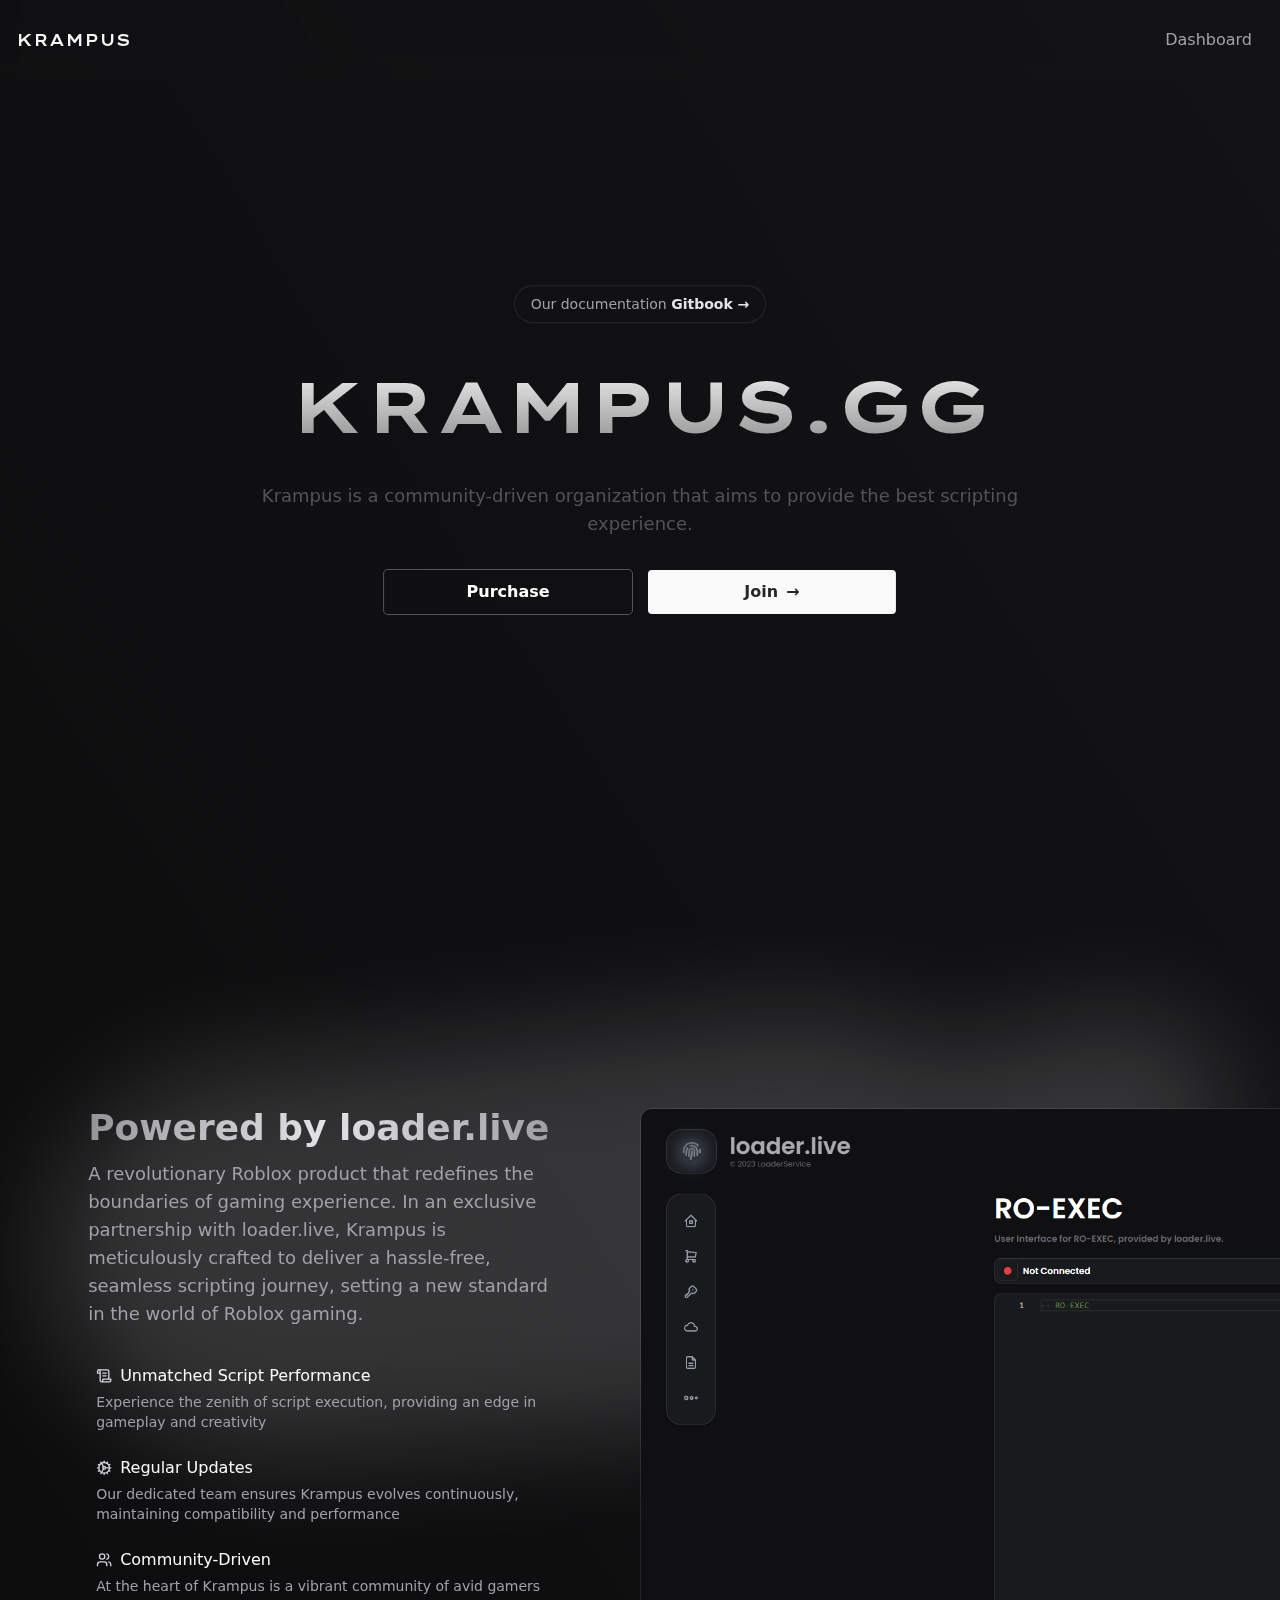
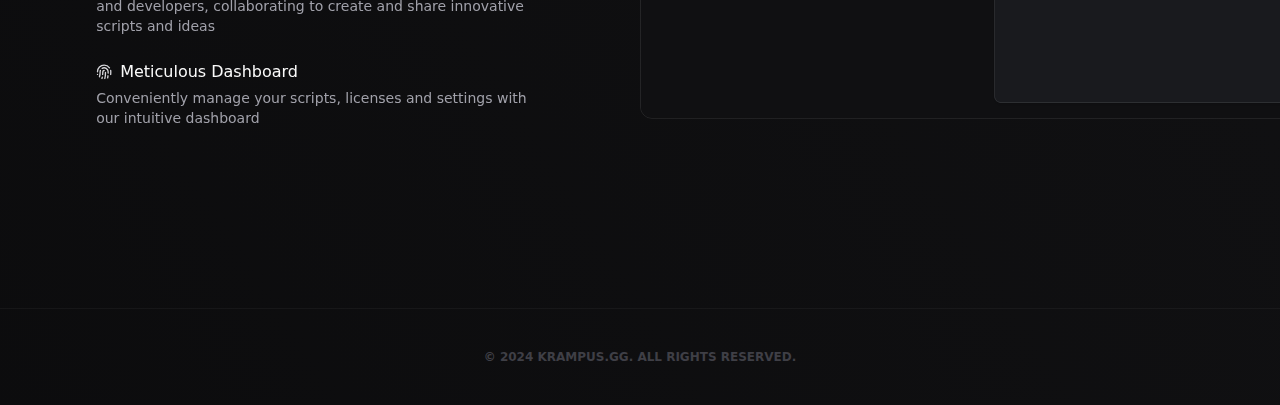
<file: index.html>
﻿<!DOCTYPE html><html lang="en" class="__variable_aaf875"><head><meta charset="utf-8"><meta name="viewport" content="width=device-width, initial-scale=1"><link rel="preload" href="_next/static/media/c9a5bc6a7c948fb0-s.p.woff2" as="font" crossorigin="" type="font/woff2"><link rel="preload" href="_next/static/media/e389320ccbd02cc9-s.p.woff2" as="font" crossorigin="" type="font/woff2"><link rel="stylesheet" href="_next/static/css/40e6cee5b15615c2.css" crossorigin="" data-precedence="next"><link rel="stylesheet" href="_next/static/css/54a80bb7c2c4c808.css" crossorigin="" data-precedence="next"><link rel="preload" as="script" fetchpriority="low" href="_next/static/chunks/webpack-5f06581a98fd92bb.js" crossorigin=""><script src="_next/static/chunks/fd9d1056-17be6113a2ba6112.js" async="" crossorigin=""></script><script src="_next/static/chunks/69-6fff13902457906f.js" async="" crossorigin=""></script><script src="_next/static/chunks/main-app-f5c8d25c8479457f.js" async="" crossorigin=""></script><script src="_next/static/chunks/792-0c65df9c6608e7a4.js" async=""></script><script src="_next/static/chunks/416-c8b06a0257014358.js" async=""></script><script src="_next/static/chunks/app/page-65c4ac2dac8aad2f.js" async=""></script><script src="_next/static/chunks/app/layout-d1717384f7430598.js" async=""></script><meta name="next-size-adjust"><script src="_next/static/chunks/polyfills-c67a75d1b6f99dc8.js" crossorigin="" nomodule=""></script></head><body class="relative min-h-screen bg-black bg-gradient-to-tr from-zinc-900/50 to-zinc-700/30"><header class="top-0 z-30 w-full px-4 sm:fixed backdrop-blur bh-zinc-900/50"><div class="container mx-auto"><div class="flex flex-col items-center justify-between gap-2 pt-6 sm:h-20 sm:flex-row sm:pt-0"><a class="__className_51bc1e" href="index.htm"><h1 class="text-2x1 font-semibold duration-150 text-zinc-100 gover:text-white">KRAMPUS</h1></a><nav class="flex items-center grow"><ul class="flex flex-wrap items-center justify-end gap-4 grow"><li class=""><a class="flex items-center px-3 py-2 duration-150 text-sm sm:text-base hover:text-zinc-50
                                text-zinc-400" target="_blank" rel="noopener noreferrer" href="https://loader.live">Dashboard</a></li></ul></nav></div></div></header><main class="min-h-[80vh] antialiased"><div class="flex flex-col gap-8 pb-8 md:gap-16 md:pb-16 xl:pb-24"><div class="KramusWrapper" style="opacity:0;transform:scale(0.95) translateZ(0)"><div class="flex flex-col items-center justify-center max-w-3xl px-8 mx-auto mt-8 sm:min-h-screen sm:mt-0 sm:px-0"><div class="mb-8 flex justify-center"><a class="text-zinc-400 relative overflow-hidden rounded-full py-1.5 px-4 text-sm leading-6 ring-1 ring-zinc-100/10 hover:ring-zinc-100/30 duration-150" href="https://krampus-organization.gitbook.io/loader.live-ro-exec-documentation/">Our documentation <!-- --> <span class="font-semibold text-zinc-200">Gitbook <span aria-hidden="true">→</span></span></a></div><div><h1 class="__className_51bc1e krampusHeading py-4 text-3xl md:text-5xl lg:text-7xl font-bold tracking-tight text-center text-transparent bg-gradient-to-t bg-clip-text from-zinc-100/50 to-white">KRAMPUS.GG</h1><p class="mt-6 text-sm md:text-base lg:text-lg leading-5 font-medium text-zinc-600 text-center">Krampus is a community-driven organization that aims to provide the best scripting experience.</p><div class="flex flex-col justify-center gap-4 mx-auto mt-8 sm:flex-row sm:max-w-lg "><a class="sm:w-1/2 sm:text-center inline-block space-x-2 rounded px-4 py-1.5 md:py-2 text-base font-semibold leading-7 text-white ring-1 ring-zinc-600 hover:bg-white hover:text-zinc-900 duration-150 hover:ring-white hover:drop-shadow-cta" href="https://krampusexec.mysellix.io/">Purchase</a><a class="sm:w-1/2 sm:text-center inline-block transition-all space-x-2 rounded px-4 py-1.5 md:py-2 text-base font-semibold leading-7 text-zinc-800 bg-zinc-50 ring-1 ring-transparent hover:text-zinc-100 hover:ring-zinc-600/80 hover:bg-zinc-900/20 duration-150 hover:drop-shadow-cta" href="https://discord.gg/krampus"><span>Join</span><span aria-hidden="true">→</span></a></div></div></div><section><div class="relative max-w-6xl px-4 mx-auto sm:px-6"><div class="absolute inset-0 -z-10 -mx-28 rounded-t-[3rem] pointer-events-none overflow-hidden" aria-hidden="true"><div class="absolute top-0 left-1/2 -translate-x-1/2 -z-10"><img alt="Features Illustration" loading="lazy" width="1404" height="658" decoding="async" data-nimg="1" class="max-w-none" style="color:transparent" src="_next/static/media/glow-top.87feda76.svg"></div></div><div class="pt-16 pb-12 md:pt-52 md:pb-20"><div><div class="flex flex-col max-w-xl mx-auto md:max-w-none md:flex-row md:space-x-8 lg:space-x-16 xl:space-x-20 space-y-8 space-y-reverse md:space-y-0"><div class="order-1 md:w-7/12 lg:w-1/2 md:order-none max-md:text-center" data-aos="fade-down"><h3 class="pb-3 text-4xl font-bold text-transparent bg-clip-text bg-gradient-to-r from-zinc-200/60 via-zinc-200 to-zinc-200/60">Powered by loader.live</h3><p class="mb-8 text-lg text-zinc-400">A revolutionary Roblox product that redefines the boundaries of gaming experience. In an exclusive partnership with loader.live, Krampus is meticulously crafted to deliver a hassle-free, seamless scripting journey, setting a new standard in the world of Roblox gaming.</p><dl class="max-w-xl grid grid-cols-1 gap-4 lg:max-w-none"><div class="px-2 py-1 rounded group hover:bg-zinc-100 duration-500"><div class="flex items-center mb-1 space-x-2 "><svg xmlns="http://www.w3.org/2000/svg" width="24" height="24" viewbox="0 0 24 24" fill="none" stroke="currentColor" stroke-width="2" stroke-linecap="round" stroke-linejoin="round" class="lucide lucide-scroll-text w-4 h-4 shrink-0 text-zinc-300 group-hover:text-zinc-950 duration-500"><path d="M8 21h12a2 2 0 0 0 2-2v-2H10v2a2 2 0 1 1-4 0V5a2 2 0 1 0-4 0v3h4"></path><path d="M19 17V5a2 2 0 0 0-2-2H4"></path><path d="M15 8h-5"></path><path d="M15 12h-5"></path></svg><h4 class="font-medium text-zinc-50 group-hover:text-zinc-950 duration-500">Unmatched Script Performance</h4></div><p class="text-sm text-left text-zinc-400 group-hover:text-zinc-950 duration-500">Experience the zenith of script execution, providing an edge in gameplay and creativity</p></div><div class="px-2 py-1 rounded group hover:bg-zinc-100 duration-500"><div class="flex items-center mb-1 space-x-2 "><svg xmlns="http://www.w3.org/2000/svg" width="24" height="24" viewbox="0 0 24 24" fill="none" stroke="currentColor" stroke-width="2" stroke-linecap="round" stroke-linejoin="round" class="lucide lucide-cog w-4 h-4 shrink-0 text-zinc-300 group-hover:text-zinc-950 duration-500"><path d="M12 20a8 8 0 1 0 0-16 8 8 0 0 0 0 16Z"></path><path d="M12 14a2 2 0 1 0 0-4 2 2 0 0 0 0 4Z"></path><path d="M12 2v2"></path><path d="M12 22v-2"></path><path d="m17 20.66-1-1.73"></path><path d="M11 10.27 7 3.34"></path><path d="m20.66 17-1.73-1"></path><path d="m3.34 7 1.73 1"></path><path d="M14 12h8"></path><path d="M2 12h2"></path><path d="m20.66 7-1.73 1"></path><path d="m3.34 17 1.73-1"></path><path d="m17 3.34-1 1.73"></path><path d="m11 13.73-4 6.93"></path></svg><h4 class="font-medium text-zinc-50 group-hover:text-zinc-950 duration-500">Regular Updates</h4></div><p class="text-sm text-left text-zinc-400 group-hover:text-zinc-950 duration-500">Our dedicated team ensures Krampus evolves continuously, maintaining compatibility and performance</p></div><div class="px-2 py-1 rounded group hover:bg-zinc-100 duration-500"><div class="flex items-center mb-1 space-x-2 "><svg xmlns="http://www.w3.org/2000/svg" width="24" height="24" viewbox="0 0 24 24" fill="none" stroke="currentColor" stroke-width="2" stroke-linecap="round" stroke-linejoin="round" class="lucide lucide-users w-4 h-4 shrink-0 text-zinc-300 group-hover:text-zinc-950 duration-500"><path d="M16 21v-2a4 4 0 0 0-4-4H6a4 4 0 0 0-4 4v2"></path><circle cx="9" cy="7" r="4"></circle><path d="M22 21v-2a4 4 0 0 0-3-3.87"></path><path d="M16 3.13a4 4 0 0 1 0 7.75"></path></svg><h4 class="font-medium text-zinc-50 group-hover:text-zinc-950 duration-500">Community-Driven</h4></div><p class="text-sm text-left text-zinc-400 group-hover:text-zinc-950 duration-500">At the heart of Krampus is a vibrant community of avid gamers and developers, collaborating to create and share innovative scripts and ideas</p></div><div class="px-2 py-1 rounded group hover:bg-zinc-100 duration-500"><div class="flex items-center mb-1 space-x-2 "><svg xmlns="http://www.w3.org/2000/svg" width="24" height="24" viewbox="0 0 24 24" fill="none" stroke="currentColor" stroke-width="2" stroke-linecap="round" stroke-linejoin="round" class="lucide lucide-fingerprint w-4 h-4 shrink-0 text-zinc-300 group-hover:text-zinc-950 duration-500"><path d="M2 12C2 6.5 6.5 2 12 2a10 10 0 0 1 8 4"></path><path d="M5 19.5C5.5 18 6 15 6 12c0-.7.12-1.37.34-2"></path><path d="M17.29 21.02c.12-.6.43-2.3.5-3.02"></path><path d="M12 10a2 2 0 0 0-2 2c0 1.02-.1 2.51-.26 4"></path><path d="M8.65 22c.21-.66.45-1.32.57-2"></path><path d="M14 13.12c0 2.38 0 6.38-1 8.88"></path><path d="M2 16h.01"></path><path d="M21.8 16c.2-2 .131-5.354 0-6"></path><path d="M9 6.8a6 6 0 0 1 9 5.2c0 .47 0 1.17-.02 2"></path></svg><h4 class="font-medium text-zinc-50 group-hover:text-zinc-950 duration-500">Meticulous Dashboard</h4></div><p class="text-sm text-left text-zinc-400 group-hover:text-zinc-950 duration-500">Conveniently manage your scripts, licenses and settings with our intuitive dashboard</p></div></dl></div><div class="flex max-w-2xl mx-auto mt-16 md:w-5/12 lg:w-1/2 sm:mt-24 lg:ml-10 lg:mr-0 lg:mt-0 lg:max-w-none lg:flex-none xl:ml-32"><div class="z-10 flex-none max-w-3xl sm:max-w-5xl lg:max-w-none"><img alt="App screenshot" loading="lazy" width="2432" height="1442" decoding="async" data-nimg="1" class="w-[76rem] z-10 rounded-xl border border-white/10" style="color:transparent" srcset="_next/dash.png 1x?url=%2Fimages%2Fdash.png&amp;w=3840&amp;q=75 1x" src="_next/dash.png?url=%2Fimages%2Fdash.png&amp;w=3840&amp;q=75"></div></div></div></div></div></div></section></div></div></main><footer class="bottom-0 border-t inset-2x-0 border-zinc-500/10"><div class="flex flex-col gap-1 px-6 py-10 mx-auto text-xs font-semibold text-center text-zinc-700 max-w-7xl lg:px-8"><p>© 2024 KRAMPUS.GG. ALL RIGHTS RESERVED.</p></div></footer><script src="_next/static/chunks/webpack-5f06581a98fd92bb.js" crossorigin="" async=""></script><script>(self.__next_f=self.__next_f||[]).push([0]);self.__next_f.push([2,null])</script><script>self.__next_f.push([1,"1:HL[\"/_next/static/media/c9a5bc6a7c948fb0-s.p.woff2\",\"font\",{\"crossOrigin\":\"\",\"type\":\"font/woff2\"}]\n2:HL[\"/_next/static/media/e389320ccbd02cc9-s.p.woff2\",\"font\",{\"crossOrigin\":\"\",\"type\":\"font/woff2\"}]\n3:HL[\"/_next/static/css/40e6cee5b15615c2.css\",\"style\",{\"crossOrigin\":\"\"}]\n0:\"$L4\"\n"])</script><script>self.__next_f.push([1,"5:HL[\"/_next/static/css/54a80bb7c2c4c808.css\",\"style\",{\"crossOrigin\":\"\"}]\n"])</script><script>self.__next_f.push([1,"6:I[7690,[],\"\"]\n8:I[7831,[],\"\"]\n9:I[6408,[\"792\",\"static/chunks/792-0c65df9c6608e7a4.js\",\"416\",\"static/chunks/416-c8b06a0257014358.js\",\"931\",\"static/chunks/app/page-65c4ac2dac8aad2f.js\"],\"\"]\na:I[5554,[\"792\",\"static/chunks/792-0c65df9c6608e7a4.js\",\"185\",\"static/chunks/app/layout-d1717384f7430598.js\"],\"Header\"]\nb:I[5613,[],\"\"]\nc:I[1778,[],\"\"]\ne:I[8955,[],\"\"]\nf:[]\n"])</script><script>self.__next_f.push([1,"4:[[[\"$\",\"link\",\"0\",{\"rel\":\"stylesheet\",\"href\":\"/_next/static/css/40e6cee5b15615c2.css\",\"precedence\":\"next\",\"crossOrigin\":\"\"}]],[\"$\",\"$L6\",null,{\"buildId\":\"na4K7jVoZnUYdL2M4VvkV\",\"assetPrefix\":\"\",\"initialCanonicalUrl\":\"/\",\"initialTree\":[\"\",{\"children\":[\"__PAGE__\",{}]},\"$undefined\",\"$undefined\",true],\"initialSeedData\":[\"\",{\"children\":[\"__PAGE__\",{},[\"$L7\",[\"$\",\"$L8\",null,{\"propsForComponent\":{\"params\":{}},\"Component\":\"$9\",\"isStaticGeneration\":true}],null]]},[null,[\"$\",\"html\",null,{\"lang\":\"en\",\"className\":\"__variable_aaf875\",\"children\":[[\"$\",\"head\",null,{}],[\"$\",\"body\",null,{\"className\":\"relative min-h-screen bg-black bg-gradient-to-tr from-zinc-900/50 to-zinc-700/30\",\"children\":[[\"$\",\"$La\",null,{}],[\"$\",\"main\",null,{\"className\":\"min-h-[80vh] antialiased\",\"children\":[\"$\",\"$Lb\",null,{\"parallelRouterKey\":\"children\",\"segmentPath\":[\"children\"],\"loading\":\"$undefined\",\"loadingStyles\":\"$undefined\",\"loadingScripts\":\"$undefined\",\"hasLoading\":false,\"error\":\"$undefined\",\"errorStyles\":\"$undefined\",\"errorScripts\":\"$undefined\",\"template\":[\"$\",\"$Lc\",null,{}],\"templateStyles\":\"$undefined\",\"templateScripts\":\"$undefined\",\"notFound\":[[\"$\",\"title\",null,{\"children\":\"404: This page could not be found.\"}],[\"$\",\"div\",null,{\"style\":{\"fontFamily\":\"system-ui,\\\"Segoe UI\\\",Roboto,Helvetica,Arial,sans-serif,\\\"Apple Color Emoji\\\",\\\"Segoe UI Emoji\\\"\",\"height\":\"100vh\",\"textAlign\":\"center\",\"display\":\"flex\",\"flexDirection\":\"column\",\"alignItems\":\"center\",\"justifyContent\":\"center\"},\"children\":[\"$\",\"div\",null,{\"children\":[[\"$\",\"style\",null,{\"dangerouslySetInnerHTML\":{\"__html\":\"body{color:#000;background:#fff;margin:0}.next-error-h1{border-right:1px solid rgba(0,0,0,.3)}@media (prefers-color-scheme:dark){body{color:#fff;background:#000}.next-error-h1{border-right:1px solid rgba(255,255,255,.3)}}\"}}],[\"$\",\"h1\",null,{\"className\":\"next-error-h1\",\"style\":{\"display\":\"inline-block\",\"margin\":\"0 20px 0 0\",\"padding\":\"0 23px 0 0\",\"fontSize\":24,\"fontWeight\":500,\"verticalAlign\":\"top\",\"lineHeight\":\"49px\"},\"children\":\"404\"}],[\"$\",\"div\",null,{\"style\":{\"display\":\"inline-block\"},\"children\":[\"$\",\"h2\",null,{\"style\":{\"fontSize\":14,\"fontWeight\":400,\"lineHeight\":\"49px\",\"margin\":0},\"children\":\"This page could not be found.\"}]}]]}]}]],\"notFoundStyles\":[],\"styles\":[[\"$\",\"link\",\"0\",{\"rel\":\"stylesheet\",\"href\":\"/_next/static/css/54a80bb7c2c4c808.css\",\"precedence\":\"next\",\"crossOrigin\":\"\"}]]}]}],[\"$\",\"footer\",null,{\"className\":\"bottom-0 border-t inset-2x-0 border-zinc-500/10\",\"children\":[\"$\",\"div\",null,{\"className\":\"flex flex-col gap-1 px-6 py-10 mx-auto text-xs font-semibold text-center text-zinc-700 max-w-7xl lg:px-8\",\"children\":[\"$\",\"p\",null,{\"children\":\"© 2024 KRAMPUS.GG. ALL RIGHTS RESERVED.\"}]}]}]]}]]}],null]],\"initialHead\":[false,\"$Ld\"],\"globalErrorComponent\":\"$e\",\"missingSlots\":\"$Wf\"}]]\n"])</script><script>self.__next_f.push([1,"d:[[\"$\",\"meta\",\"0\",{\"name\":\"viewport\",\"content\":\"width=device-width, initial-scale=1\"}],[\"$\",\"meta\",\"1\",{\"charSet\":\"utf-8\"}],[\"$\",\"meta\",\"2\",{\"name\":\"next-size-adjust\"}]]\n7:null\n"])</script><script>self.__next_f.push([1,""])</script></body></html>
</file>
<file: _next/static/css/54a80bb7c2c4c808.css>
﻿@font-face{font-family:__Lexend_Zetta_51bc1e;font-style:normal;font-weight:100 900;font-display:swap;src:url(../media/a46d2ba092ad6e78-s.woff2) format("woff2");unicode-range:u+0102-0103,u+0110-0111,u+0128-0129,u+0168-0169,u+01a0-01a1,u+01af-01b0,u+0300-0301,u+0303-0304,u+0308-0309,u+0323,u+0329,u+1ea0-1ef9,u+20ab}@font-face{font-family:__Lexend_Zetta_51bc1e;font-style:normal;font-weight:100 900;font-display:swap;src:url(../media/addc3ffff14eb081-s.woff2) format("woff2");unicode-range:u+0100-02af,u+0304,u+0308,u+0329,u+1e00-1e9f,u+1ef2-1eff,u+2020,u+20a0-20ab,u+20ad-20c0,u+2113,u+2c60-2c7f,u+a720-a7ff}@font-face{font-family:__Lexend_Zetta_51bc1e;font-style:normal;font-weight:100 900;font-display:swap;src:url(../media/e389320ccbd02cc9-s.p.woff2) format("woff2");unicode-range:u+00??,u+0131,u+0152-0153,u+02bb-02bc,u+02c6,u+02da,u+02dc,u+0304,u+0308,u+0329,u+2000-206f,u+2074,u+20ac,u+2122,u+2191,u+2193,u+2212,u+2215,u+feff,u+fffd}@font-face{font-family:__Lexend_Zetta_Fallback_51bc1e;src:local("Arial");ascent-override:54.36%;descent-override:13.59%;line-gap-override:0.00%;size-adjust:183.96%}.__className_51bc1e{font-family:__Lexend_Zetta_51bc1e,__Lexend_Zetta_Fallback_51bc1e;font-style:normal}.__variable_51bc1e{--font-lexend:"__Lexend_Zetta_51bc1e","__Lexend_Zetta_Fallback_51bc1e"}
</file>
<file: _next/static/css/40e6cee5b15615c2.css>
﻿/*
! tailwindcss v3.4.1 | MIT License | https://tailwindcss.com
*/*,:after,:before{box-sizing:border-box;border:0 solid #e5e7eb}:after,:before{--tw-content:""}:host,html{line-height:1.5;-webkit-text-size-adjust:100%;-moz-tab-size:4;-o-tab-size:4;tab-size:4;font-family:ui-sans-serif,system-ui,sans-serif,Apple Color Emoji,Segoe UI Emoji,Segoe UI Symbol,Noto Color Emoji;font-feature-settings:normal;font-variation-settings:normal;-webkit-tap-highlight-color:transparent}body{margin:0;line-height:inherit}hr{height:0;color:inherit;border-top-width:1px}abbr:where([title]){-webkit-text-decoration:underline dotted;text-decoration:underline dotted}h1,h2,h3,h4,h5,h6{font-size:inherit;font-weight:inherit}a{color:inherit;text-decoration:inherit}b,strong{font-weight:bolder}code,kbd,pre,samp{font-family:ui-monospace,SFMono-Regular,Menlo,Monaco,Consolas,Liberation Mono,Courier New,monospace;font-feature-settings:normal;font-variation-settings:normal;font-size:1em}small{font-size:80%}sub,sup{font-size:75%;line-height:0;position:relative;vertical-align:baseline}sub{bottom:-.25em}sup{top:-.5em}table{text-indent:0;border-color:inherit;border-collapse:collapse}button,input,optgroup,select,textarea{font-family:inherit;font-feature-settings:inherit;font-variation-settings:inherit;font-size:100%;font-weight:inherit;line-height:inherit;color:inherit;margin:0;padding:0}button,select{text-transform:none}[type=button],[type=reset],[type=submit],button{-webkit-appearance:button;background-color:transparent;background-image:none}:-moz-focusring{outline:auto}:-moz-ui-invalid{box-shadow:none}progress{vertical-align:baseline}::-webkit-inner-spin-button,::-webkit-outer-spin-button{height:auto}[type=search]{-webkit-appearance:textfield;outline-offset:-2px}::-webkit-search-decoration{-webkit-appearance:none}::-webkit-file-upload-button{-webkit-appearance:button;font:inherit}summary{display:list-item}blockquote,dd,dl,figure,h1,h2,h3,h4,h5,h6,hr,p,pre{margin:0}fieldset{margin:0}fieldset,legend{padding:0}menu,ol,ul{list-style:none;margin:0;padding:0}dialog{padding:0}textarea{resize:vertical}input::-moz-placeholder,textarea::-moz-placeholder{opacity:1;color:#9ca3af}input::placeholder,textarea::placeholder{opacity:1;color:#9ca3af}[role=button],button{cursor:pointer}:disabled{cursor:default}audio,canvas,embed,iframe,img,object,svg,video{display:block;vertical-align:middle}img,video{max-width:100%;height:auto}[hidden]{display:none}*,:after,:before{--tw-border-spacing-x:0;--tw-border-spacing-y:0;--tw-translate-x:0;--tw-translate-y:0;--tw-rotate:0;--tw-skew-x:0;--tw-skew-y:0;--tw-scale-x:1;--tw-scale-y:1;--tw-pan-x: ;--tw-pan-y: ;--tw-pinch-zoom: ;--tw-scroll-snap-strictness:proximity;--tw-gradient-from-position: ;--tw-gradient-via-position: ;--tw-gradient-to-position: ;--tw-ordinal: ;--tw-slashed-zero: ;--tw-numeric-figure: ;--tw-numeric-spacing: ;--tw-numeric-fraction: ;--tw-ring-inset: ;--tw-ring-offset-width:0px;--tw-ring-offset-color:#fff;--tw-ring-color:rgba(59,130,246,.5);--tw-ring-offset-shadow:0 0 #0000;--tw-ring-shadow:0 0 #0000;--tw-shadow:0 0 #0000;--tw-shadow-colored:0 0 #0000;--tw-blur: ;--tw-brightness: ;--tw-contrast: ;--tw-grayscale: ;--tw-hue-rotate: ;--tw-invert: ;--tw-saturate: ;--tw-sepia: ;--tw-drop-shadow: ;--tw-backdrop-blur: ;--tw-backdrop-brightness: ;--tw-backdrop-contrast: ;--tw-backdrop-grayscale: ;--tw-backdrop-hue-rotate: ;--tw-backdrop-invert: ;--tw-backdrop-opacity: ;--tw-backdrop-saturate: ;--tw-backdrop-sepia: }::backdrop{--tw-border-spacing-x:0;--tw-border-spacing-y:0;--tw-translate-x:0;--tw-translate-y:0;--tw-rotate:0;--tw-skew-x:0;--tw-skew-y:0;--tw-scale-x:1;--tw-scale-y:1;--tw-pan-x: ;--tw-pan-y: ;--tw-pinch-zoom: ;--tw-scroll-snap-strictness:proximity;--tw-gradient-from-position: ;--tw-gradient-via-position: ;--tw-gradient-to-position: ;--tw-ordinal: ;--tw-slashed-zero: ;--tw-numeric-figure: ;--tw-numeric-spacing: ;--tw-numeric-fraction: ;--tw-ring-inset: ;--tw-ring-offset-width:0px;--tw-ring-offset-color:#fff;--tw-ring-color:rgba(59,130,246,.5);--tw-ring-offset-shadow:0 0 #0000;--tw-ring-shadow:0 0 #0000;--tw-shadow:0 0 #0000;--tw-shadow-colored:0 0 #0000;--tw-blur: ;--tw-brightness: ;--tw-contrast: ;--tw-grayscale: ;--tw-hue-rotate: ;--tw-invert: ;--tw-saturate: ;--tw-sepia: ;--tw-drop-shadow: ;--tw-backdrop-blur: ;--tw-backdrop-brightness: ;--tw-backdrop-contrast: ;--tw-backdrop-grayscale: ;--tw-backdrop-hue-rotate: ;--tw-backdrop-invert: ;--tw-backdrop-opacity: ;--tw-backdrop-saturate: ;--tw-backdrop-sepia: }.container{width:100%}@media (min-width:640px){.container{max-width:640px}}@media (min-width:768px){.container{max-width:768px}}@media (min-width:1024px){.container{max-width:1024px}}@media (min-width:1280px){.container{max-width:1280px}}@media (min-width:1536px){.container{max-width:1536px}}.pointer-events-none{pointer-events:none}.absolute{position:absolute}.relative{position:relative}.inset-0{inset:0}.bottom-0{bottom:0}.left-1\/2{left:50%}.top-0{top:0}.-z-10{z-index:-10}.z-10{z-index:10}.z-30{z-index:30}.order-1{order:1}.-mx-28{margin-left:-7rem;margin-right:-7rem}.mx-auto{margin-left:auto;margin-right:auto}.my-8{margin-top:2rem;margin-bottom:2rem}.mb-1{margin-bottom:.25rem}.mb-8{margin-bottom:2rem}.mt-16{margin-top:4rem}.mt-6{margin-top:1.5rem}.mt-8{margin-top:2rem}.inline-block{display:inline-block}.flex{display:flex}.grid{display:grid}.h-4{height:1rem}.min-h-\[80vh\]{min-height:80vh}.min-h-screen{min-height:100vh}.w-4{width:1rem}.w-\[76rem\]{width:76rem}.w-full{width:100%}.max-w-2xl{max-width:42rem}.max-w-3xl{max-width:48rem}.max-w-6xl{max-width:72rem}.max-w-7xl{max-width:80rem}.max-w-none{max-width:none}.max-w-xl{max-width:36rem}.flex-none{flex:none}.shrink-0{flex-shrink:0}.grow{flex-grow:1}.-translate-x-1\/2{--tw-translate-x:-50%;transform:translate(var(--tw-translate-x),var(--tw-translate-y)) rotate(var(--tw-rotate)) skewX(var(--tw-skew-x)) skewY(var(--tw-skew-y)) scaleX(var(--tw-scale-x)) scaleY(var(--tw-scale-y))}.grid-cols-1{grid-template-columns:repeat(1,minmax(0,1fr))}.flex-col{flex-direction:column}.flex-wrap{flex-wrap:wrap}.items-center{align-items:center}.justify-end{justify-content:flex-end}.justify-center{justify-content:center}.justify-between{justify-content:space-between}.gap-1{gap:.25rem}.gap-2{gap:.5rem}.gap-4{gap:1rem}.gap-8{gap:2rem}.space-x-2>:not([hidden])~:not([hidden]){--tw-space-x-reverse:0;margin-right:calc(.5rem * var(--tw-space-x-reverse));margin-left:calc(.5rem * calc(1 - var(--tw-space-x-reverse)))}.space-y-8>:not([hidden])~:not([hidden]){--tw-space-y-reverse:0;margin-top:calc(2rem * calc(1 - var(--tw-space-y-reverse)));margin-bottom:calc(2rem * var(--tw-space-y-reverse))}.space-y-reverse>:not([hidden])~:not([hidden]){--tw-space-y-reverse:1}.overflow-hidden{overflow:hidden}.rounded{border-radius:.25rem}.rounded-full{border-radius:9999px}.rounded-xl{border-radius:.75rem}.rounded-t-\[3rem\]{border-top-left-radius:3rem;border-top-right-radius:3rem}.border{border-width:1px}.border-t{border-top-width:1px}.border-red-500\/50{border-color:rgba(239,68,68,.5)}.border-white\/10{border-color:hsla(0,0%,100%,.1)}.border-zinc-500\/10{border-color:hsla(240,4%,46%,.1)}.bg-black{--tw-bg-opacity:1;background-color:rgb(0 0 0/var(--tw-bg-opacity))}.bg-red-500\/10{background-color:rgba(239,68,68,.1)}.bg-zinc-50{--tw-bg-opacity:1;background-color:rgb(250 250 250/var(--tw-bg-opacity))}.bg-gradient-to-r{background-image:linear-gradient(to right,var(--tw-gradient-stops))}.bg-gradient-to-t{background-image:linear-gradient(to top,var(--tw-gradient-stops))}.bg-gradient-to-tr{background-image:linear-gradient(to top right,var(--tw-gradient-stops))}.from-zinc-100\/50{--tw-gradient-from:hsla(240,5%,96%,.5) var(--tw-gradient-from-position);--tw-gradient-to:hsla(240,5%,96%,0) var(--tw-gradient-to-position);--tw-gradient-stops:var(--tw-gradient-from),var(--tw-gradient-to)}.from-zinc-100\/60{--tw-gradient-from:hsla(240,5%,96%,.6) var(--tw-gradient-from-position);--tw-gradient-to:hsla(240,5%,96%,0) var(--tw-gradient-to-position);--tw-gradient-stops:var(--tw-gradient-from),var(--tw-gradient-to)}.from-zinc-200\/60{--tw-gradient-from:hsla(240,6%,90%,.6) var(--tw-gradient-from-position);--tw-gradient-to:hsla(240,6%,90%,0) var(--tw-gradient-to-position);--tw-gradient-stops:var(--tw-gradient-from),var(--tw-gradient-to)}.from-zinc-900\/50{--tw-gradient-from:rgba(24,24,27,.5) var(--tw-gradient-from-position);--tw-gradient-to:rgba(24,24,27,0) var(--tw-gradient-to-position);--tw-gradient-stops:var(--tw-gradient-from),var(--tw-gradient-to)}.via-zinc-200{--tw-gradient-to:hsla(240,6%,90%,0) var(--tw-gradient-to-position);--tw-gradient-stops:var(--tw-gradient-from),#e4e4e7 var(--tw-gradient-via-position),var(--tw-gradient-to)}.to-white{--tw-gradient-to:#fff var(--tw-gradient-to-position)}.to-zinc-200\/60{--tw-gradient-to:hsla(240,6%,90%,.6) var(--tw-gradient-to-position)}.to-zinc-700\/30{--tw-gradient-to:rgba(63,63,70,.3) var(--tw-gradient-to-position)}.bg-clip-text{-webkit-background-clip:text;background-clip:text}.px-2{padding-left:.5rem;padding-right:.5rem}.px-3{padding-left:.75rem;padding-right:.75rem}.px-4{padding-left:1rem;padding-right:1rem}.px-6{padding-left:1.5rem;padding-right:1.5rem}.px-8{padding-left:2rem;padding-right:2rem}.py-1{padding-top:.25rem;padding-bottom:.25rem}.py-1\.5{padding-top:.375rem;padding-bottom:.375rem}.py-10{padding-top:2.5rem;padding-bottom:2.5rem}.py-2{padding-top:.5rem;padding-bottom:.5rem}.py-4{padding-top:1rem;padding-bottom:1rem}.pb-12{padding-bottom:3rem}.pb-3{padding-bottom:.75rem}.pb-8{padding-bottom:2rem}.pt-16{padding-top:4rem}.pt-6{padding-top:1.5rem}.text-left{text-align:left}.text-center{text-align:center}.text-3xl{font-size:1.875rem;line-height:2.25rem}.text-4xl{font-size:2.25rem;line-height:2.5rem}.text-5xl{font-size:3rem;line-height:1}.text-base{font-size:1rem;line-height:1.5rem}.text-lg{font-size:1.125rem;line-height:1.75rem}.text-sm{font-size:.875rem;line-height:1.25rem}.text-xs{font-size:.75rem;line-height:1rem}.font-bold{font-weight:700}.font-medium{font-weight:500}.font-semibold{font-weight:600}.leading-5{line-height:1.25rem}.leading-6{line-height:1.5rem}.leading-7{line-height:1.75rem}.tracking-tight{letter-spacing:-.025em}.text-red-500{--tw-text-opacity:1;color:rgb(239 68 68/var(--tw-text-opacity))}.text-transparent{color:transparent}.text-white{--tw-text-opacity:1;color:rgb(255 255 255/var(--tw-text-opacity))}.text-zinc-100{--tw-text-opacity:1;color:rgb(244 244 245/var(--tw-text-opacity))}.text-zinc-200{--tw-text-opacity:1;color:rgb(228 228 231/var(--tw-text-opacity))}.text-zinc-300{--tw-text-opacity:1;color:rgb(212 212 216/var(--tw-text-opacity))}.text-zinc-400{--tw-text-opacity:1;color:rgb(161 161 170/var(--tw-text-opacity))}.text-zinc-50{--tw-text-opacity:1;color:rgb(250 250 250/var(--tw-text-opacity))}.text-zinc-600{--tw-text-opacity:1;color:rgb(82 82 91/var(--tw-text-opacity))}.text-zinc-700{--tw-text-opacity:1;color:rgb(63 63 70/var(--tw-text-opacity))}.text-zinc-800{--tw-text-opacity:1;color:rgb(39 39 42/var(--tw-text-opacity))}.antialiased{-webkit-font-smoothing:antialiased;-moz-osx-font-smoothing:grayscale}.ring-1{--tw-ring-offset-shadow:var(--tw-ring-inset) 0 0 0 var(--tw-ring-offset-width) var(--tw-ring-offset-color);--tw-ring-shadow:var(--tw-ring-inset) 0 0 0 calc(1px + var(--tw-ring-offset-width)) var(--tw-ring-color);box-shadow:var(--tw-ring-offset-shadow),var(--tw-ring-shadow),var(--tw-shadow,0 0 #0000)}.ring-transparent{--tw-ring-color:transparent}.ring-zinc-100\/10{--tw-ring-color:hsla(240,5%,96%,.1)}.ring-zinc-600{--tw-ring-opacity:1;--tw-ring-color:rgb(82 82 91/var(--tw-ring-opacity))}.backdrop-blur{--tw-backdrop-blur:blur(8px);-webkit-backdrop-filter:var(--tw-backdrop-blur) var(--tw-backdrop-brightness) var(--tw-backdrop-contrast) var(--tw-backdrop-grayscale) var(--tw-backdrop-hue-rotate) var(--tw-backdrop-invert) var(--tw-backdrop-opacity) var(--tw-backdrop-saturate) var(--tw-backdrop-sepia);backdrop-filter:var(--tw-backdrop-blur) var(--tw-backdrop-brightness) var(--tw-backdrop-contrast) var(--tw-backdrop-grayscale) var(--tw-backdrop-hue-rotate) var(--tw-backdrop-invert) var(--tw-backdrop-opacity) var(--tw-backdrop-saturate) var(--tw-backdrop-sepia)}.transition{transition-property:color,background-color,border-color,text-decoration-color,fill,stroke,opacity,box-shadow,transform,filter,-webkit-backdrop-filter;transition-property:color,background-color,border-color,text-decoration-color,fill,stroke,opacity,box-shadow,transform,filter,backdrop-filter;transition-property:color,background-color,border-color,text-decoration-color,fill,stroke,opacity,box-shadow,transform,filter,backdrop-filter,-webkit-backdrop-filter;transition-timing-function:cubic-bezier(.4,0,.2,1);transition-duration:.15s}.transition-all{transition-property:all;transition-timing-function:cubic-bezier(.4,0,.2,1)}.duration-150,.transition-all{transition-duration:.15s}.duration-500{transition-duration:.5s}input[type=number]::-webkit-inner-spin-button,input[type=number]::-webkit-outer-spin-button{-webkit-appearance:none;appearance:none}body,html{max-width:100%;overflow-x:hidden}::-webkit-scrollbar{width:10px}::-webkit-scrollbar-track{background:#121214}::-webkit-scrollbar-thumb{background:#fff}::-webkit-scrollbar-thumb:hover{background:#555}input[type=file]{-webkit-appearance:none;-moz-appearance:none;appearance:none}.hover\:bg-white:hover{--tw-bg-opacity:1;background-color:rgb(255 255 255/var(--tw-bg-opacity))}.hover\:bg-zinc-100:hover{--tw-bg-opacity:1;background-color:rgb(244 244 245/var(--tw-bg-opacity))}.hover\:bg-zinc-900\/20:hover{background-color:rgba(24,24,27,.2)}.hover\:text-zinc-100:hover{--tw-text-opacity:1;color:rgb(244 244 245/var(--tw-text-opacity))}.hover\:text-zinc-50:hover{--tw-text-opacity:1;color:rgb(250 250 250/var(--tw-text-opacity))}.hover\:text-zinc-900:hover{--tw-text-opacity:1;color:rgb(24 24 27/var(--tw-text-opacity))}.hover\:ring-white:hover{--tw-ring-opacity:1;--tw-ring-color:rgb(255 255 255/var(--tw-ring-opacity))}.hover\:ring-zinc-100\/30:hover{--tw-ring-color:hsla(240,5%,96%,.3)}.hover\:ring-zinc-600\/80:hover{--tw-ring-color:rgba(82,82,91,.8)}.group:hover .group-hover\:text-zinc-950{--tw-text-opacity:1;color:rgb(9 9 11/var(--tw-text-opacity))}@media not all and (min-width:768px){.max-md\:text-center{text-align:center}}@media (min-width:640px){.sm\:fixed{position:fixed}.sm\:mt-0{margin-top:0}.sm\:mt-24{margin-top:6rem}.sm\:h-20{height:5rem}.sm\:min-h-screen{min-height:100vh}.sm\:w-1\/2{width:50%}.sm\:max-w-5xl{max-width:64rem}.sm\:max-w-lg{max-width:32rem}.sm\:flex-row{flex-direction:row}.sm\:px-0{padding-left:0;padding-right:0}.sm\:px-6{padding-left:1.5rem;padding-right:1.5rem}.sm\:pt-0{padding-top:0}.sm\:text-center{text-align:center}.sm\:text-base{font-size:1rem;line-height:1.5rem}}@media (min-width:768px){.md\:order-none{order:0}.md\:w-5\/12{width:41.666667%}.md\:w-7\/12{width:58.333333%}.md\:max-w-none{max-width:none}.md\:flex-row{flex-direction:row}.md\:gap-16{gap:4rem}.md\:space-x-8>:not([hidden])~:not([hidden]){--tw-space-x-reverse:0;margin-right:calc(2rem * var(--tw-space-x-reverse));margin-left:calc(2rem * calc(1 - var(--tw-space-x-reverse)))}.md\:space-y-0>:not([hidden])~:not([hidden]){--tw-space-y-reverse:0;margin-top:calc(0px * calc(1 - var(--tw-space-y-reverse)));margin-bottom:calc(0px * var(--tw-space-y-reverse))}.md\:py-2{padding-top:.5rem;padding-bottom:.5rem}.md\:pb-16{padding-bottom:4rem}.md\:pb-20{padding-bottom:5rem}.md\:pt-52{padding-top:13rem}.md\:text-5xl{font-size:3rem;line-height:1}.md\:text-base{font-size:1rem;line-height:1.5rem}}@media (min-width:1024px){.lg\:my-16{margin-top:4rem;margin-bottom:4rem}.lg\:ml-10{margin-left:2.5rem}.lg\:mr-0{margin-right:0}.lg\:mt-0{margin-top:0}.lg\:w-1\/2{width:50%}.lg\:max-w-none{max-width:none}.lg\:flex-none{flex:none}.lg\:space-x-16>:not([hidden])~:not([hidden]){--tw-space-x-reverse:0;margin-right:calc(4rem * var(--tw-space-x-reverse));margin-left:calc(4rem * calc(1 - var(--tw-space-x-reverse)))}.lg\:px-8{padding-left:2rem;padding-right:2rem}.lg\:text-7xl{font-size:4.5rem;line-height:1}.lg\:text-lg{font-size:1.125rem;line-height:1.75rem}}@media (min-width:1280px){.xl\:ml-32{margin-left:8rem}.xl\:space-x-20>:not([hidden])~:not([hidden]){--tw-space-x-reverse:0;margin-right:calc(5rem * var(--tw-space-x-reverse));margin-left:calc(5rem * calc(1 - var(--tw-space-x-reverse)))}.xl\:pb-24{padding-bottom:6rem}}@font-face{font-family:__Inter_aaf875;font-style:normal;font-weight:100 900;font-display:swap;src:url(../media/ec159349637c90ad-s.woff2) format("woff2");unicode-range:u+0460-052f,u+1c80-1c88,u+20b4,u+2de0-2dff,u+a640-a69f,u+fe2e-fe2f}@font-face{font-family:__Inter_aaf875;font-style:normal;font-weight:100 900;font-display:swap;src:url(../media/513657b02c5c193f-s.woff2) format("woff2");unicode-range:u+0301,u+0400-045f,u+0490-0491,u+04b0-04b1,u+2116}@font-face{font-family:__Inter_aaf875;font-style:normal;font-weight:100 900;font-display:swap;src:url(../media/fd4db3eb5472fc27-s.woff2) format("woff2");unicode-range:u+1f??}@font-face{font-family:__Inter_aaf875;font-style:normal;font-weight:100 900;font-display:swap;src:url(../media/51ed15f9841b9f9d-s.woff2) format("woff2");unicode-range:u+0370-0377,u+037a-037f,u+0384-038a,u+038c,u+038e-03a1,u+03a3-03ff}@font-face{font-family:__Inter_aaf875;font-style:normal;font-weight:100 900;font-display:swap;src:url(../media/05a31a2ca4975f99-s.woff2) format("woff2");unicode-range:u+0102-0103,u+0110-0111,u+0128-0129,u+0168-0169,u+01a0-01a1,u+01af-01b0,u+0300-0301,u+0303-0304,u+0308-0309,u+0323,u+0329,u+1ea0-1ef9,u+20ab}@font-face{font-family:__Inter_aaf875;font-style:normal;font-weight:100 900;font-display:swap;src:url(../media/d6b16ce4a6175f26-s.woff2) format("woff2");unicode-range:u+0100-02af,u+0304,u+0308,u+0329,u+1e00-1e9f,u+1ef2-1eff,u+2020,u+20a0-20ab,u+20ad-20c0,u+2113,u+2c60-2c7f,u+a720-a7ff}@font-face{font-family:__Inter_aaf875;font-style:normal;font-weight:100 900;font-display:swap;src:url(../media/c9a5bc6a7c948fb0-s.p.woff2) format("woff2");unicode-range:u+00??,u+0131,u+0152-0153,u+02bb-02bc,u+02c6,u+02da,u+02dc,u+0304,u+0308,u+0329,u+2000-206f,u+2074,u+20ac,u+2122,u+2191,u+2193,u+2212,u+2215,u+feff,u+fffd}@font-face{font-family:__Inter_Fallback_aaf875;src:local("Arial");ascent-override:90.20%;descent-override:22.48%;line-gap-override:0.00%;size-adjust:107.40%}.__className_aaf875{font-family:__Inter_aaf875,__Inter_Fallback_aaf875;font-style:normal}.__variable_aaf875{--font-inter:"__Inter_aaf875","__Inter_Fallback_aaf875"}@font-face{font-family:__Lexend_Zetta_51bc1e;font-style:normal;font-weight:100 900;font-display:swap;src:url(../media/a46d2ba092ad6e78-s.woff2) format("woff2");unicode-range:u+0102-0103,u+0110-0111,u+0128-0129,u+0168-0169,u+01a0-01a1,u+01af-01b0,u+0300-0301,u+0303-0304,u+0308-0309,u+0323,u+0329,u+1ea0-1ef9,u+20ab}@font-face{font-family:__Lexend_Zetta_51bc1e;font-style:normal;font-weight:100 900;font-display:swap;src:url(../media/addc3ffff14eb081-s.woff2) format("woff2");unicode-range:u+0100-02af,u+0304,u+0308,u+0329,u+1e00-1e9f,u+1ef2-1eff,u+2020,u+20a0-20ab,u+20ad-20c0,u+2113,u+2c60-2c7f,u+a720-a7ff}@font-face{font-family:__Lexend_Zetta_51bc1e;font-style:normal;font-weight:100 900;font-display:swap;src:url(../media/e389320ccbd02cc9-s.p.woff2) format("woff2");unicode-range:u+00??,u+0131,u+0152-0153,u+02bb-02bc,u+02c6,u+02da,u+02dc,u+0304,u+0308,u+0329,u+2000-206f,u+2074,u+20ac,u+2122,u+2191,u+2193,u+2212,u+2215,u+feff,u+fffd}@font-face{font-family:__Lexend_Zetta_Fallback_51bc1e;src:local("Arial");ascent-override:54.36%;descent-override:13.59%;line-gap-override:0.00%;size-adjust:183.96%}.__className_51bc1e{font-family:__Lexend_Zetta_51bc1e,__Lexend_Zetta_Fallback_51bc1e;font-style:normal}.__variable_51bc1e{--font-lexend:"__Lexend_Zetta_51bc1e","__Lexend_Zetta_Fallback_51bc1e"}
</file>
